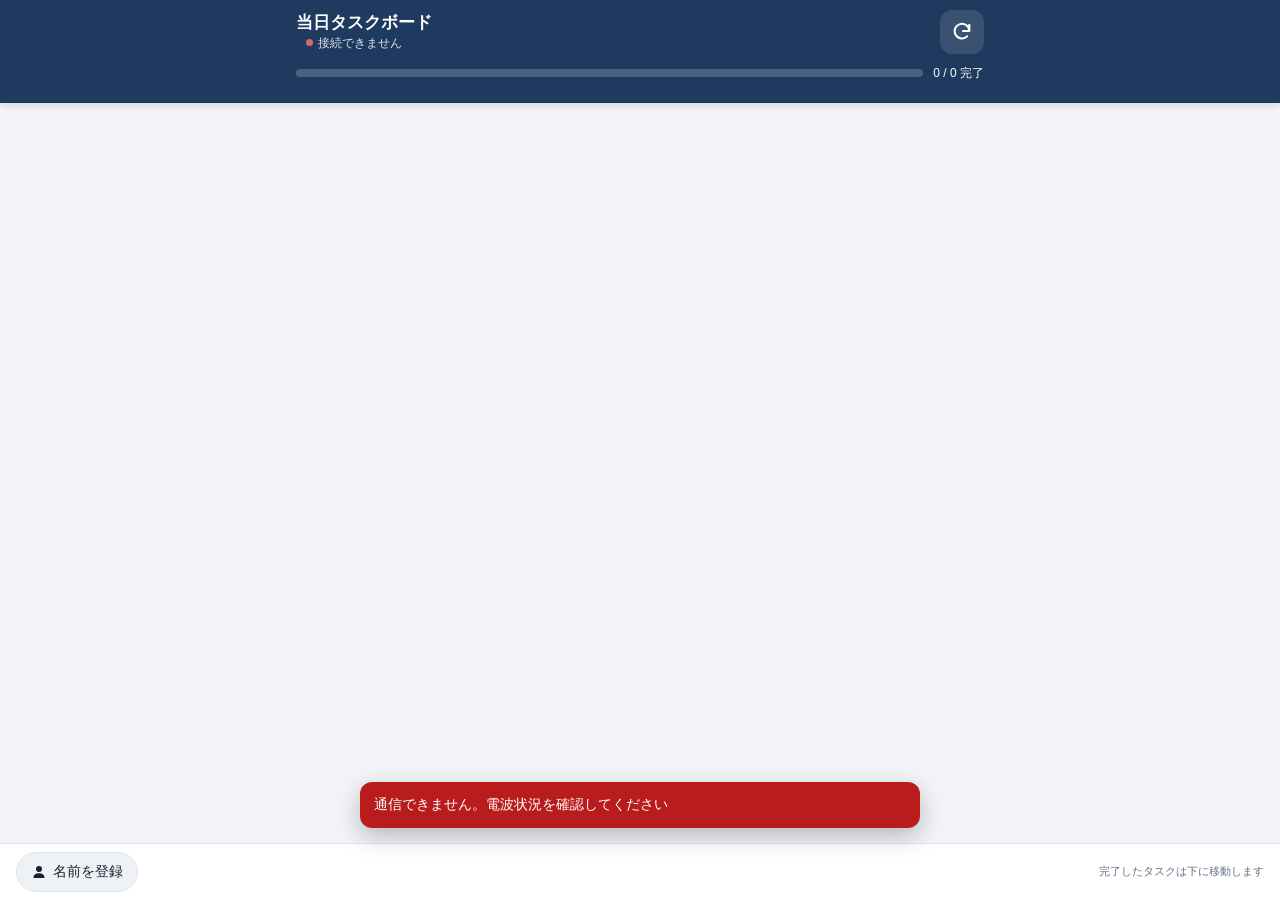
<file: index.html>
<!doctype html>
<html lang="ja">
<head>
  <meta charset="utf-8">
  <meta name="viewport" content="width=device-width, initial-scale=1, viewport-fit=cover">
  <meta name="theme-color" content="#1f3a5f">
  <meta name="robots" content="noindex, nofollow">
  <meta name="apple-mobile-web-app-capable" content="yes">
  <meta name="mobile-web-app-capable" content="yes">
  <meta name="apple-mobile-web-app-title" content="タスクボード">
  <title>当日タスクボード</title>
  <link rel="stylesheet" href="style.css">
</head>
<body>
  <header class="top">
    <div class="top-row">
      <div class="titles">
        <h1 id="title">当日タスクボード</h1>
        <div class="sub"><span id="date"></span><span id="sync" class="sync">読み込み中…</span></div>
      </div>
      <button id="refresh" class="icon-btn" type="button" aria-label="最新の状態に更新">
        <svg viewBox="0 0 24 24" width="22" height="22" aria-hidden="true"><path fill="none" stroke="currentColor" stroke-width="2.2" stroke-linecap="round" stroke-linejoin="round" d="M20 11a8 8 0 1 0-2.3 5.7M20 4v7h-7"/></svg>
      </button>
    </div>
    <div class="progress" aria-live="polite">
      <div class="bar"><i id="bar"></i></div>
      <span id="pct">0 / 0 完了</span>
    </div>
    <nav class="filters" id="filters" aria-label="状況で絞り込み"></nav>
  </header>

  <div id="demo" class="banner demo" hidden>デモ表示中です（変更は保存されません）。config.js に GAS の URL を設定すると本番に接続します。</div>
  <div id="notice" class="banner notice" hidden></div>

  <main id="list" class="list" aria-live="polite"></main>

  <footer class="foot">
    <button id="who" class="who" type="button">
      <svg viewBox="0 0 24 24" width="16" height="16" aria-hidden="true"><path fill="currentColor" d="M12 12a4.5 4.5 0 1 0 0-9 4.5 4.5 0 0 0 0 9Zm0 2c-4.4 0-8 2.2-8 5v2h16v-2c0-2.8-3.6-5-8-5Z"/></svg>
      <span id="whoName">名前を登録</span>
    </button>
    <span class="hint">完了したタスクは下に移動します</span>
  </footer>

  <div id="toast" class="toast" role="status" hidden>
    <span id="toastMsg"></span>
    <button id="toastUndo" type="button" hidden>元に戻す</button>
  </div>

  <dialog id="dlgName" class="dlg">
    <form method="dialog" id="formName">
      <h2>あなたの名前</h2>
      <p>状況を変えたときに「誰が更新したか」として記録されます。名字だけでOKです。</p>
      <input id="inName" name="name" maxlength="20" autocomplete="nickname" placeholder="例：山田" required>
      <div class="dlg-actions">
        <button value="cancel" type="button" class="btn ghost" id="nameCancel">キャンセル</button>
        <button value="ok" class="btn primary">登録</button>
      </div>
    </form>
  </dialog>

  <dialog id="dlgKey" class="dlg">
    <form method="dialog" id="formKey">
      <h2>アクセスコード</h2>
      <p>職員から伝えられたアクセスコードを入力してください。<br>（QRコードから開いた場合は入力不要です）</p>
      <input id="inKey" name="key" maxlength="40" autocomplete="off" autocapitalize="off" inputmode="text" required>
      <p id="keyErr" class="err" hidden>コードが違います。もう一度入力してください。</p>
      <div class="dlg-actions">
        <button value="ok" class="btn primary">開く</button>
      </div>
    </form>
  </dialog>

  <script src="config.js"></script>
  <script src="app.js"></script>
</body>
</html>
</file>
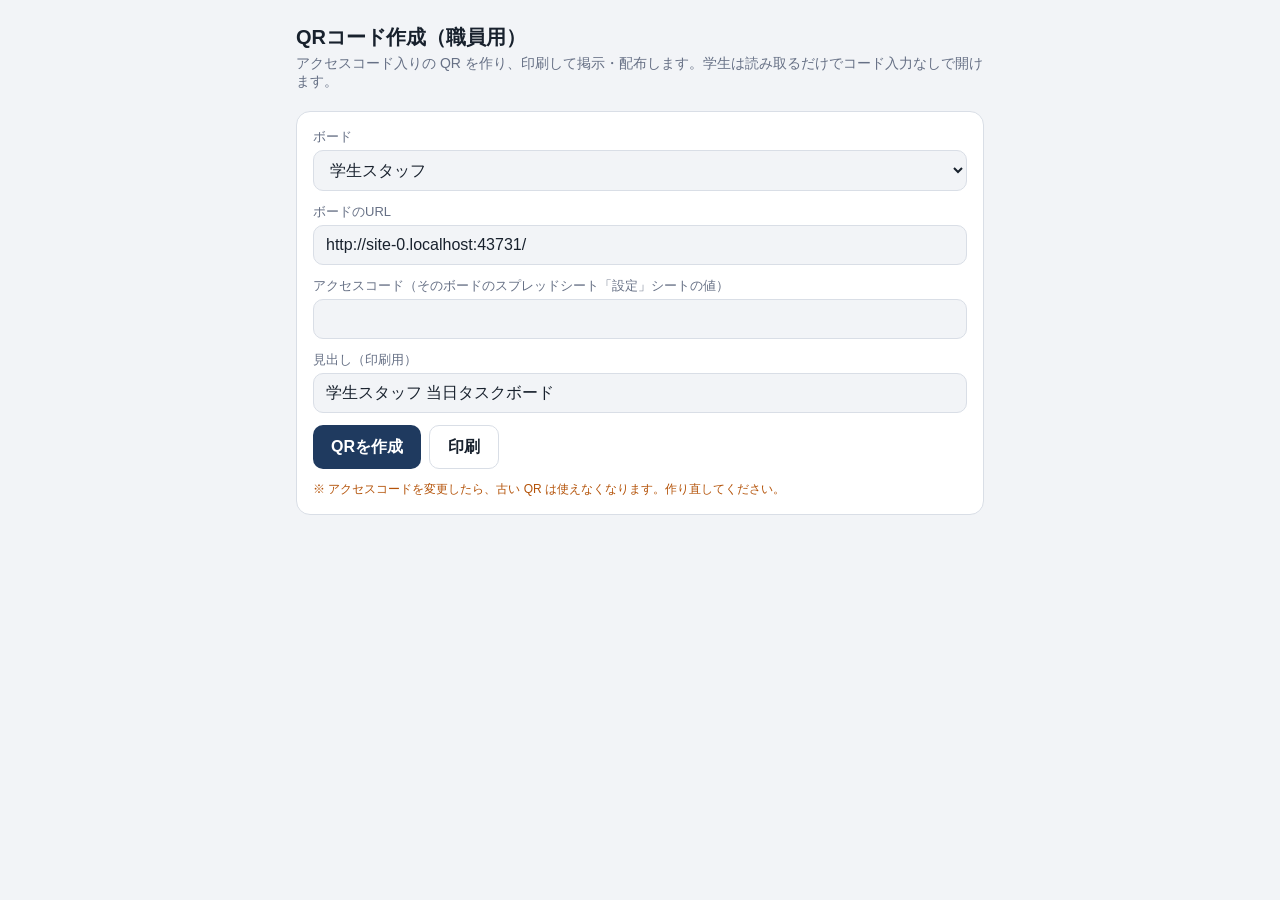
<file: qr.html>
<!doctype html>
<html lang="ja">
<head>
  <meta charset="utf-8">
  <meta name="viewport" content="width=device-width, initial-scale=1">
  <meta name="robots" content="noindex, nofollow">
  <title>QRコード作成（職員用）</title>
  <style>
    :root { --ink: #18212d; --muted: #667085; --line: #d9dee6; --bg: #f2f4f7; --card: #fff; --brand: #1f3a5f; color-scheme: light; }
    @media (prefers-color-scheme: dark) {
      :root:not([data-theme="light"]) { --ink: #e7ecf3; --muted: #98a3b3; --line: #2b3646; --bg: #0e131a; --card: #171f2a; color-scheme: dark; }
    }
    * { box-sizing: border-box; }
    body { margin: 0; background: var(--bg); color: var(--ink); font-family: -apple-system, BlinkMacSystemFont, "Hiragino Sans", "Noto Sans JP", Meiryo, sans-serif; }
    .wrap { max-width: 720px; margin: 0 auto; padding: 24px 16px; }
    h1 { font-size: 20px; margin: 0 0 4px; }
    .lead { color: var(--muted); margin: 0 0 20px; font-size: 14px; }
    .form { background: var(--card); border: 1px solid var(--line); border-radius: 14px; padding: 16px; display: grid; gap: 12px; }
    label { font-size: 13px; color: var(--muted); display: grid; gap: 4px; }
    select { font-size: 16px; padding: 10px 12px; border-radius: 10px; border: 1px solid var(--line); background: var(--bg); color: var(--ink); width: 100%; }
    input { font-size: 16px; padding: 10px 12px; border-radius: 10px; border: 1px solid var(--line); background: var(--bg); color: var(--ink); width: 100%; }
    .row { display: flex; gap: 8px; flex-wrap: wrap; }
    button { min-height: 44px; padding: 0 18px; border-radius: 10px; border: 0; background: var(--brand); color: #fff; font: inherit; font-weight: 700; cursor: pointer; }
    button.sub { background: transparent; color: var(--ink); border: 1px solid var(--line); }
    .sheet { margin-top: 20px; background: #fff; color: #111; border-radius: 14px; padding: 32px 24px; text-align: center; border: 1px solid var(--line); }
    .sheet h2 { font-size: 26px; margin: 0 0 4px; }
    .sheet .s { font-size: 15px; margin: 0 0 20px; color: #444; }
    #qr svg, #qr img { width: min(72vw, 320px); height: auto; }
    .steps { text-align: left; max-width: 420px; margin: 20px auto 0; font-size: 15px; line-height: 1.8; padding-left: 1.4em; }
    .url { font-size: 11px; color: #666; word-break: break-all; margin-top: 16px; }
    .warn { font-size: 12px; color: #b45309; margin: 0; }
    @media print {
      body { background: #fff; }
      .noprint { display: none !important; }
      .wrap { padding: 0; }
      .sheet { border: 0; margin: 0; padding-top: 40px; }
    }
  </style>
</head>
<body>
  <div class="wrap">
    <div class="noprint">
      <h1>QRコード作成（職員用）</h1>
      <p class="lead">アクセスコード入りの QR を作り、印刷して掲示・配布します。学生は読み取るだけでコード入力なしで開けます。</p>
      <div class="form">
        <label>ボード
          <select id="board"></select>
        </label>
        <label>ボードのURL
          <input id="url" type="url">
        </label>
        <label>アクセスコード（そのボードのスプレッドシート「設定」シートの値）
          <input id="key" autocomplete="off">
        </label>
        <label>見出し（印刷用）
          <input id="head" value="学生スタッフ 当日タスクボード">
        </label>
        <div class="row">
          <button id="make" type="button">QRを作成</button>
          <button id="print" class="sub" type="button">印刷</button>
        </div>
        <p class="warn">※ アクセスコードを変更したら、古い QR は使えなくなります。作り直してください。</p>
      </div>
    </div>

    <section class="sheet" id="sheet" hidden>
      <h2 id="h"></h2>
      <p class="s">スマホのカメラで読み取ってください</p>
      <div id="qr"></div>
      <ol class="steps">
        <li>QRを読み取って開く（ホーム画面に追加すると便利）</li>
        <li>はじめに自分の名前を登録</li>
        <li>作業を始めたら「対応中」、終わったら「完了」をタップ</li>
        <li>できない・待ちのときは「保留」にして職員に声をかける</li>
      </ol>
      <div class="url" id="u"></div>
    </section>
  </div>

  <script src="config.js"></script>
  <script src="lib/qrcode.js"></script>
  <script>
    (function () {
      const $ = (id) => document.getElementById(id);
      const CONF = window.TASKBOARD_CONFIG || {};
      const BOARDS = CONF.BOARDS || { default: { label: '', GAS_URL: CONF.GAS_URL || '' } };
      const DEF = CONF.DEFAULT_BOARD && BOARDS[CONF.DEFAULT_BOARD] ? CONF.DEFAULT_BOARD : Object.keys(BOARDS)[0];
      const base0 = location.href.replace(/qr\.html.*$/, '').replace(/[?#].*$/, '');
      $('board').innerHTML = Object.keys(BOARDS).map(function (id) {
        const b = BOARDS[id];
        return '<option value="' + id + '">' + (b.label || id) + (b.GAS_URL ? '' : '（未設定：デモ表示）') + '</option>';
      }).join('');
      function syncBoard() {
        const id = $('board').value;
        $('url').value = base0 + (id === DEF ? '' : '?b=' + encodeURIComponent(id));
        const label = BOARDS[id].label;
        $('head').value = (label ? label + ' ' : '') + '当日タスクボード';
        $('sheet').hidden = true;
      }
      $('board').addEventListener('change', syncBoard);
      syncBoard();
      function make() {
        const base = $('url').value.trim();
        const key = $('key').value.trim();
        if (!base) return;
        const url = base + (key ? (base.indexOf('?') < 0 ? '?' : '&') + 'k=' + encodeURIComponent(key) : '');
        const qr = qrcode(0, 'M');
        qr.addData(url);
        qr.make();
        $('qr').innerHTML = qr.createSvgTag({ cellSize: 8, margin: 2, scalable: true });
        $('h').textContent = $('head').value;
        $('u').textContent = url;
        $('sheet').hidden = false;
      }
      $('make').addEventListener('click', make);
      $('print').addEventListener('click', () => { make(); window.print(); });
    })();
  </script>
</body>
</html>
</file>
<file: style.css>
:root {
  --bg: #f2f4f7;
  --card: #ffffff;
  --ink: #18212d;
  --muted: #667085;
  --line: #e2e6ec;
  --brand: #1f3a5f;
  --brand-ink: #ffffff;
  --soft: #eef1f5;
  --memo-bg: #fff8e6;
  --memo-line: #f3d98b;

  --todo: #5b6778;
  --doing: #2563eb;
  --done: #16a34a;
  --hold: #d97706;
  --todo-bg: #eef1f5;
  --doing-bg: #e3edff;
  --done-bg: #e3f6e9;
  --hold-bg: #fff1dc;

  --hi: #dc2626;
  --hi-bg: #fde8e8;

  --radius: 14px;
  --shadow: 0 1px 2px rgba(16, 24, 40, .06), 0 1px 3px rgba(16, 24, 40, .08);
  color-scheme: light;
}

@media (prefers-color-scheme: dark) {
  :root:not([data-theme="light"]) {
    --bg: #0e131a;
    --card: #171f2a;
    --ink: #e7ecf3;
    --muted: #98a3b3;
    --line: #283343;
    --brand: #15283f;
    --soft: #1f2936;
    --memo-bg: #2a2416;
    --memo-line: #5c4a1c;
    --todo: #a3aebd;
    --doing: #6ea0ff;
    --done: #4ade80;
    --hold: #fbbf24;
    --todo-bg: #222c39;
    --doing-bg: #1b2b4a;
    --done-bg: #16301f;
    --hold-bg: #33260f;
    --hi: #f87171;
    --hi-bg: #3a1a1a;
    --shadow: none;
    color-scheme: dark;
  }
}

* { box-sizing: border-box; }
[hidden] { display: none !important; }
html { -webkit-text-size-adjust: 100%; }
body {
  margin: 0;
  background: var(--bg);
  color: var(--ink);
  font-family: -apple-system, BlinkMacSystemFont, "Hiragino Sans", "Hiragino Kaku Gothic ProN", "Noto Sans JP", "Yu Gothic UI", Meiryo, sans-serif;
  font-size: 16px;
  line-height: 1.55;
  -webkit-tap-highlight-color: transparent;
  padding-bottom: calc(64px + env(safe-area-inset-bottom));
}
button { font: inherit; color: inherit; }

/* ---------- header ---------- */
.top {
  position: sticky; top: 0; z-index: 10;
  background: var(--brand); color: var(--brand-ink);
  padding: calc(10px + env(safe-area-inset-top)) 16px 0;
  box-shadow: 0 2px 8px rgba(0, 0, 0, .15);
}
.top-row { display: flex; align-items: center; gap: 12px; }
.titles { flex: 1; min-width: 0; }
.top h1 { margin: 0; font-size: 17px; font-weight: 700; line-height: 1.3; overflow: hidden; text-overflow: ellipsis; white-space: nowrap; }
.sub { display: flex; gap: 10px; font-size: 12px; opacity: .85; flex-wrap: wrap; }
.sync::before { content: ""; display: inline-block; width: 7px; height: 7px; border-radius: 50%; background: #9ca3af; margin-right: 5px; vertical-align: 1px; }
.sync.ok::before { background: #4ade80; }
.sync.busy::before { background: #fbbf24; }
.sync.err::before { background: #f87171; }
.icon-btn {
  width: 44px; height: 44px; border: 0; border-radius: 12px;
  background: rgba(255, 255, 255, .12); color: #fff;
  display: grid; place-items: center; cursor: pointer; flex: none;
}
.icon-btn:active { background: rgba(255, 255, 255, .25); }
.icon-btn.spin svg { animation: spin .8s linear infinite; }
@keyframes spin { to { transform: rotate(360deg); } }

.progress { display: flex; align-items: center; gap: 10px; margin: 10px 0 8px; font-size: 12px; }
.bar { flex: 1; height: 8px; border-radius: 99px; background: rgba(255, 255, 255, .2); overflow: hidden; }
.bar i { display: block; height: 100%; width: 0; background: #4ade80; border-radius: 99px; transition: width .4s ease; }
#pct { white-space: nowrap; font-variant-numeric: tabular-nums; }

.filters {
  display: flex; gap: 5px; overflow-x: auto; margin: 0 -16px; padding: 2px 16px 10px;
  scrollbar-width: none;
}
.filters::-webkit-scrollbar { display: none; }
.chip {
  flex: none; border: 1px solid rgba(255, 255, 255, .28); background: transparent; color: #fff;
  border-radius: 99px; padding: 6px 10px; font-size: 13px; cursor: pointer; min-height: 34px;
}
.chip b { font-variant-numeric: tabular-nums; margin-left: 3px; }
.chip[aria-pressed="true"] { background: #fff; color: #1f3a5f; border-color: #fff; font-weight: 700; }

/* ---------- banners ---------- */
.banner { margin: 12px 16px 0; padding: 10px 12px; border-radius: 10px; font-size: 14px; white-space: pre-wrap; }
.notice { background: var(--memo-bg); border: 1px solid var(--memo-line); font-weight: 600; }
.demo { background: var(--doing-bg); color: var(--doing); font-size: 13px; }

/* ---------- list ---------- */
.list { padding: 12px 16px; display: grid; gap: 12px; max-width: 720px; margin: 0 auto; }
.empty { text-align: center; color: var(--muted); padding: 48px 16px; }

.card {
  background: var(--card); border-radius: var(--radius); box-shadow: var(--shadow);
  border: 1px solid var(--line); border-left: 5px solid var(--todo);
  padding: 12px 14px 12px;
}
.card.s-doing { border-left-color: var(--doing); }
.card.s-done { border-left-color: var(--done); }
.card.s-hold { border-left-color: var(--hold); }
.card.s-done .title, .card.s-done .memo { opacity: .55; }
.card.flash { animation: flash 1.2s ease; }
@keyframes flash { 0% { box-shadow: 0 0 0 3px var(--doing); } 100% { box-shadow: var(--shadow); } }

.meta { display: flex; align-items: center; gap: 8px; font-size: 12px; color: var(--muted); flex-wrap: wrap; }
.pri { font-weight: 700; padding: 1px 8px; border-radius: 6px; background: var(--soft); color: var(--muted); }
.pri.p-hi { background: var(--hi-bg); color: var(--hi); }
.no { font-variant-numeric: tabular-nums; }
.due { margin-left: auto; font-weight: 600; color: var(--ink); }
.due::before { content: "締切 "; font-weight: 400; color: var(--muted); }

.title { margin: 6px 0 0; font-size: 16px; font-weight: 700; line-height: 1.45; word-break: break-word; }
.memo {
  margin: 8px 0 0; padding: 8px 10px; font-size: 14px; white-space: pre-wrap; word-break: break-word;
  background: var(--memo-bg); border-left: 3px solid var(--memo-line); border-radius: 6px;
}
.owner { margin-top: 8px; font-size: 13px; color: var(--muted); }
.owner b { color: var(--ink); }

.seg { display: grid; grid-template-columns: repeat(4, 1fr); gap: 6px; margin-top: 12px; }
.seg button {
  min-height: 44px; border-radius: 10px; border: 1px solid var(--line); background: var(--soft);
  color: var(--muted); font-size: 14px; font-weight: 600; cursor: pointer; padding: 0 2px;
  transition: background .15s, color .15s, transform .08s;
}
.seg button:active { transform: scale(.96); }
.seg button[aria-pressed="true"] { color: #fff; border-color: transparent; }
.seg button.b-todo[aria-pressed="true"] { background: var(--todo); }
.seg button.b-doing[aria-pressed="true"] { background: var(--doing); }
.seg button.b-done[aria-pressed="true"] { background: var(--done); }
.seg button.b-hold[aria-pressed="true"] { background: var(--hold); }
@media (prefers-color-scheme: dark) {
  :root:not([data-theme="light"]) .seg button[aria-pressed="true"] { color: #0e131a; }
}

.upd:empty { display: none; }
.upd { margin-top: 8px; font-size: 12px; color: var(--muted); display: flex; gap: 8px; align-items: center; min-height: 18px; }
.sending { color: var(--hold); font-weight: 600; }
.sending::before { content: ""; display: inline-block; width: 10px; height: 10px; margin-right: 4px; vertical-align: -1px;
  border: 2px solid currentColor; border-right-color: transparent; border-radius: 50%; animation: spin .7s linear infinite; }

/* ---------- footer ---------- */
.foot {
  position: fixed; left: 0; right: 0; bottom: 0; z-index: 10;
  display: flex; align-items: center; justify-content: space-between; gap: 10px;
  padding: 8px 16px calc(8px + env(safe-area-inset-bottom));
  background: var(--card); border-top: 1px solid var(--line);
}
.who {
  display: inline-flex; align-items: center; gap: 6px; border: 1px solid var(--line); background: var(--soft);
  border-radius: 99px; padding: 8px 14px; min-height: 40px; font-size: 14px; cursor: pointer; max-width: 60%;
}
.who span { overflow: hidden; text-overflow: ellipsis; white-space: nowrap; }
.hint { font-size: 11px; color: var(--muted); text-align: right; }

/* ---------- toast ---------- */
.toast {
  position: fixed; left: 16px; right: 16px; bottom: calc(72px + env(safe-area-inset-bottom)); z-index: 20;
  max-width: 560px; margin: 0 auto;
  display: flex; align-items: center; gap: 12px; justify-content: space-between;
  background: #111827; color: #fff; padding: 12px 14px; border-radius: 12px; font-size: 14px;
  box-shadow: 0 8px 24px rgba(0, 0, 0, .25);
}
.toast.err { background: #b91c1c; }
.toast button { flex: none; background: transparent; border: 0; color: #93c5fd; font-weight: 700; padding: 6px 4px; cursor: pointer; }

/* ---------- dialogs ---------- */
.dlg {
  border: 0; border-radius: 16px; padding: 20px; width: min(92vw, 400px);
  background: var(--card); color: var(--ink); box-shadow: 0 20px 50px rgba(0, 0, 0, .3);
}
.dlg::backdrop { background: rgba(10, 15, 25, .55); }
.dlg h2 { margin: 0 0 6px; font-size: 18px; }
.dlg p { margin: 0 0 12px; font-size: 14px; color: var(--muted); }
.dlg input {
  width: 100%; font-size: 17px; padding: 12px; border-radius: 10px;
  border: 1px solid var(--line); background: var(--bg); color: var(--ink);
}
.dlg .err { color: var(--hi); margin-top: 8px; }
.dlg-actions { display: flex; justify-content: flex-end; gap: 8px; margin-top: 16px; }
.btn { min-height: 44px; padding: 0 18px; border-radius: 10px; border: 1px solid var(--line); background: var(--soft); font-weight: 700; cursor: pointer; }
.btn.primary { background: var(--brand); color: #fff; border-color: transparent; }
@media (prefers-color-scheme: dark) {
  :root:not([data-theme="light"]) .btn.primary { background: #2f5b91; }
}
.btn.ghost { background: transparent; }

@media (min-width: 720px) {
  .top { padding-left: max(16px, calc(50vw - 344px)); padding-right: max(16px, calc(50vw - 344px)); }
}
</file>
